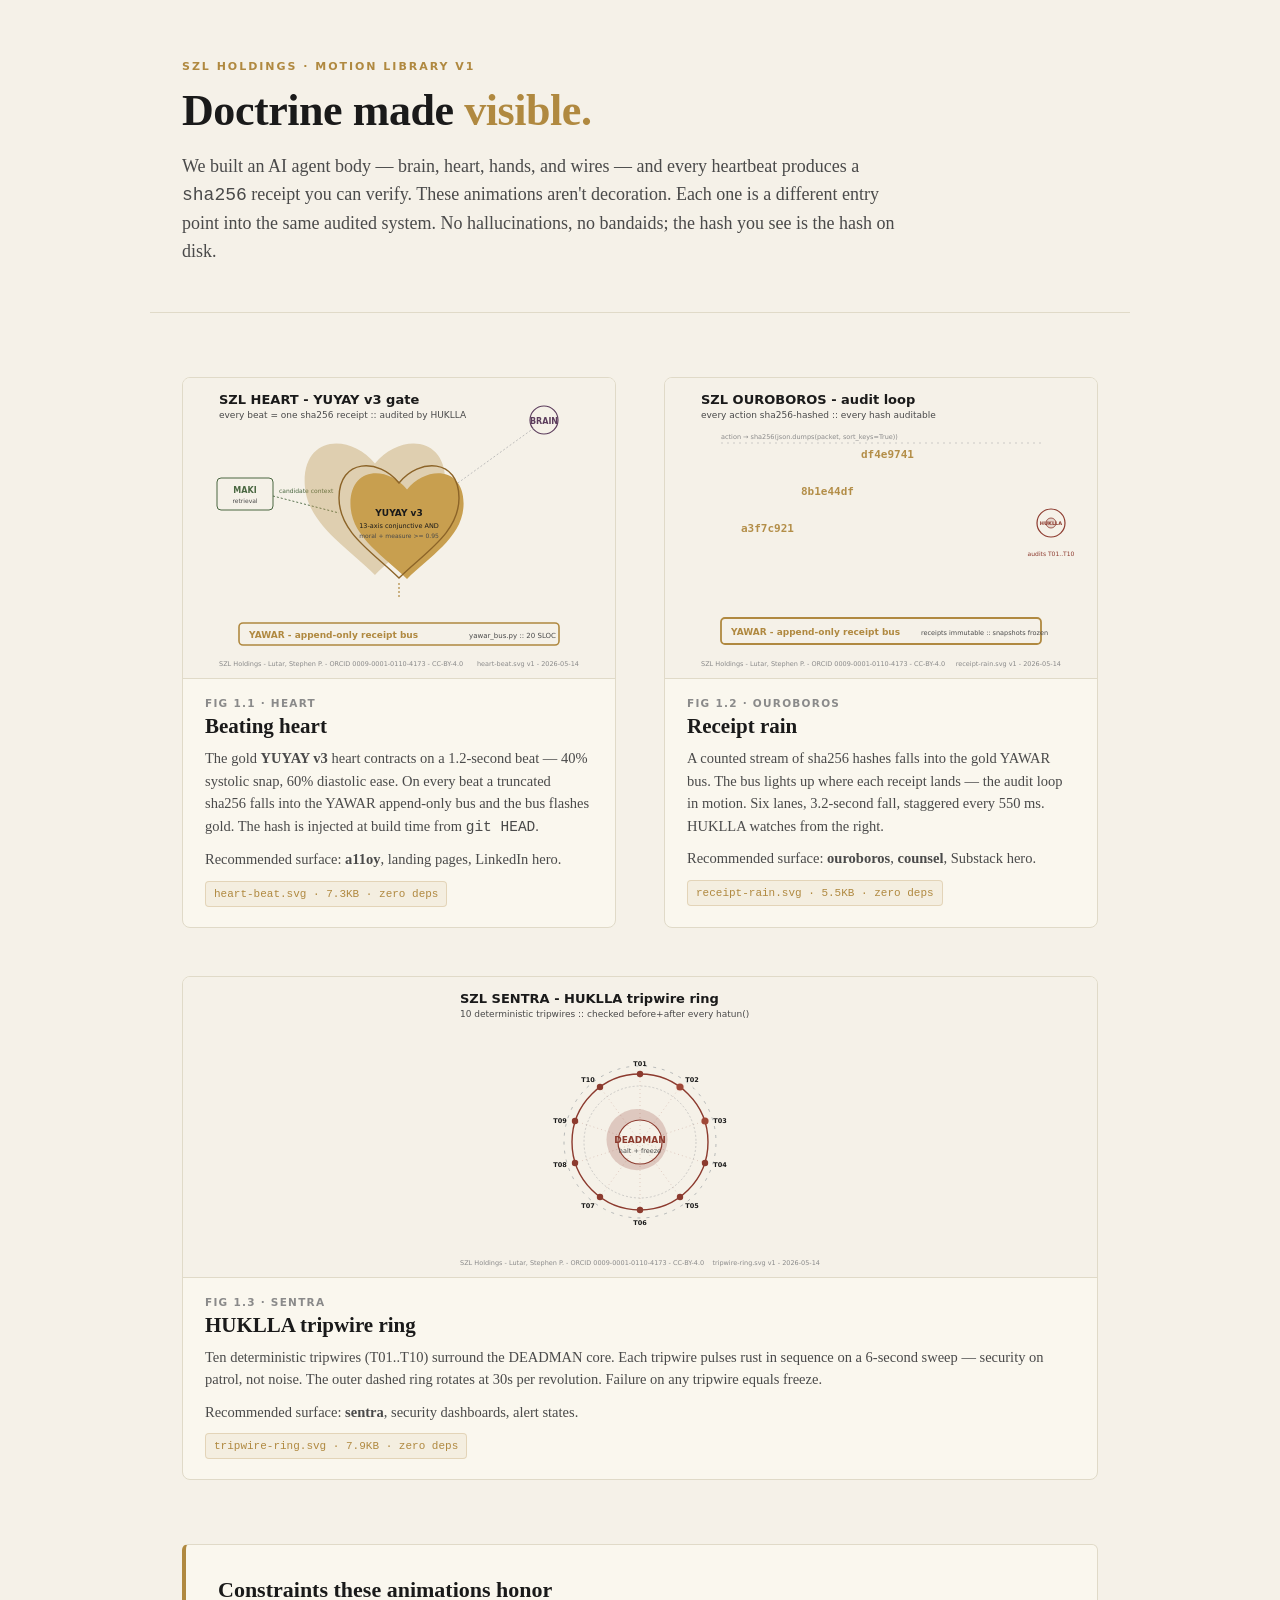
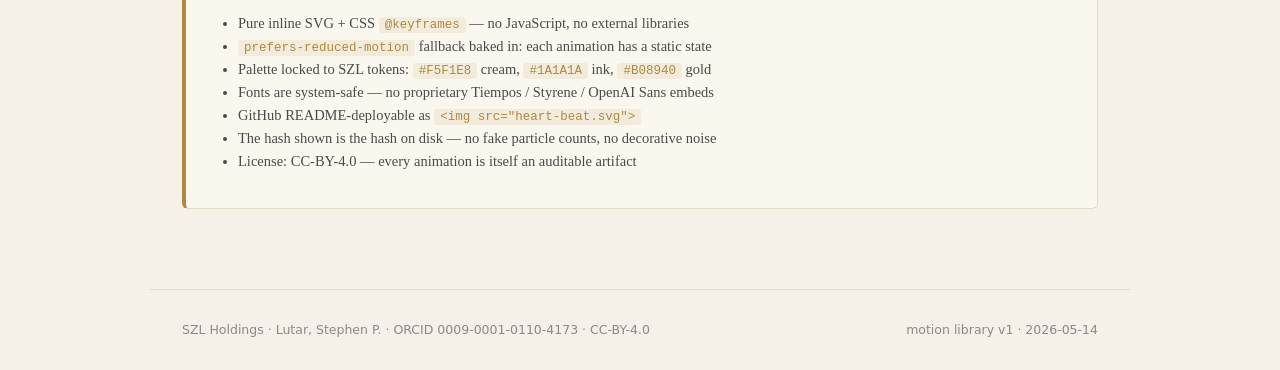
<file: motion/index.html>
<!DOCTYPE html>
<html lang="en">
<head>
<meta charset="UTF-8">
<meta name="viewport" content="width=device-width, initial-scale=1.0">
<title>SZL Holdings — motion library</title>
<meta name="description" content="SZL Holdings motion language. Doctrine made visible. Every animation is an auditable receipt.">
<style>
  :root {
    --cream:  #F5F1E8;
    --paper:  #FAF7EE;
    --ink:    #1A1A1A;
    --ink-d:  #4A4A4A;
    --ink-f:  #8A8A8A;
    --gold:   #B08940;
    --gold-h: #C9A050;
    --plum:   #5C3D5C;
    --forest: #4A6741;
    --rust:   #8C3A2E;
    --slate:  #3A4A5A;
    --rule:   #E0DAC8;
  }
  * { box-sizing: border-box; }
  html, body { margin: 0; padding: 0; background: var(--cream); color: var(--ink);
               font-family: "Source Serif 4", "Source Serif Pro", Georgia, "Times New Roman", serif;
               -webkit-font-smoothing: antialiased; }
  .mono   { font-family: "IBM Plex Mono", "SF Mono", Menlo, Consolas, monospace; }
  .sans   { font-family: "Inter", -apple-system, BlinkMacSystemFont, "Segoe UI", system-ui, sans-serif; }

  header {
    max-width: 980px; margin: 0 auto; padding: 60px 32px 28px;
    border-bottom: 1px solid var(--rule);
  }
  .eyebrow {
    font-family: "Inter", system-ui, sans-serif;
    font-size: 11px; letter-spacing: 0.18em; text-transform: uppercase;
    color: var(--gold); font-weight: 600;
  }
  h1 {
    font-size: 44px; line-height: 1.1; font-weight: 600; margin: 14px 0 12px;
    letter-spacing: -0.01em;
  }
  h1 em { color: var(--gold); font-style: normal; }
  .lede {
    font-size: 18px; line-height: 1.55; color: var(--ink-d); max-width: 720px;
  }

  main { max-width: 980px; margin: 0 auto; padding: 40px 32px 80px; }

  .grid {
    display: grid; grid-template-columns: 1fr; gap: 48px; margin-top: 24px;
  }
  @media (min-width: 760px) {
    .grid { grid-template-columns: 1fr 1fr; }
    .full-row { grid-column: 1 / -1; }
  }

  .card {
    background: var(--paper);
    border: 1px solid var(--rule);
    border-radius: 8px;
    padding: 0;
    overflow: hidden;
  }
  .card .stage {
    background: var(--cream);
    padding: 0;
    border-bottom: 1px solid var(--rule);
    display: flex; align-items: center; justify-content: center;
  }
  .card .stage img,
  .card .stage object {
    display: block; width: 100%; height: auto; max-width: 400px;
  }
  .card .meta {
    padding: 18px 22px 20px;
  }
  .fig {
    font-family: "Inter", system-ui, sans-serif;
    font-size: 10.5px; letter-spacing: 0.12em; text-transform: uppercase;
    color: var(--ink-f); font-weight: 600; margin-bottom: 4px;
  }
  .card h3 {
    margin: 0 0 8px;
    font-size: 21px; line-height: 1.25; font-weight: 600;
  }
  .card p {
    margin: 0 0 10px; font-size: 14.5px; line-height: 1.55; color: var(--ink-d);
  }
  .card .stamp {
    font-family: "IBM Plex Mono", monospace;
    font-size: 11px; color: var(--gold);
    background: rgba(176,137,64,0.08);
    border: 1px solid rgba(176,137,64,0.25);
    border-radius: 4px; padding: 6px 8px;
    display: inline-block;
  }

  .doctrine {
    margin: 64px 0 0;
    padding: 32px;
    background: var(--paper);
    border: 1px solid var(--rule);
    border-left: 4px solid var(--gold);
    border-radius: 6px;
  }
  .doctrine h2 { margin: 0 0 12px; font-size: 22px; font-weight: 600; }
  .doctrine ul { margin: 12px 0 0; padding-left: 20px; }
  .doctrine li { margin: 6px 0; font-size: 14.5px; color: var(--ink-d); }
  .doctrine code {
    font-family: "IBM Plex Mono", monospace; font-size: 12.5px;
    background: rgba(176,137,64,0.10); padding: 1px 6px; border-radius: 3px;
    color: var(--gold);
  }

  footer {
    max-width: 980px; margin: 0 auto;
    padding: 32px; border-top: 1px solid var(--rule);
    font-size: 12.5px; color: var(--ink-f);
    display: flex; justify-content: space-between; flex-wrap: wrap; gap: 12px;
    font-family: "Inter", system-ui, sans-serif;
  }
  footer a { color: var(--ink-d); text-decoration: none; border-bottom: 1px solid var(--rule); }
  footer a:hover { color: var(--gold); border-color: var(--gold); }
</style>
</head>
<body>

<header>
  <div class="eyebrow">SZL Holdings · motion library v1</div>
  <h1>Doctrine made <em>visible.</em></h1>
  <p class="lede">
    We built an AI agent body — brain, heart, hands, and wires — and every heartbeat
    produces a <span class="mono">sha256</span> receipt you can verify. These animations
    aren't decoration. Each one is a different entry point into the same audited system.
    No hallucinations, no bandaids; the hash you see is the hash on disk.
  </p>
</header>

<main>

<div class="grid">

  <article class="card">
    <div class="stage">
      <img src="assets/heart-beat.svg" alt="Beating heart with sha256 receipt drop"
           width="400" height="300" loading="eager" decoding="async">
    </div>
    <div class="meta">
      <div class="fig">FIG 1.1 · HEART</div>
      <h3>Beating heart</h3>
      <p>
        The gold <strong>YUYAY v3</strong> heart contracts on a 1.2-second beat — 40%
        systolic snap, 60% diastolic ease. On every beat a truncated sha256 falls
        into the YAWAR append-only bus and the bus flashes gold. The hash is
        injected at build time from <span class="mono">git HEAD</span>.
      </p>
      <p>Recommended surface: <strong>a11oy</strong>, landing pages, LinkedIn hero.</p>
      <span class="stamp">heart-beat.svg · 7.3KB · zero deps</span>
    </div>
  </article>

  <article class="card">
    <div class="stage">
      <img src="assets/receipt-rain.svg" alt="Receipt rain falling into YAWAR bus"
           width="400" height="300" loading="eager" decoding="async">
    </div>
    <div class="meta">
      <div class="fig">FIG 1.2 · OUROBOROS</div>
      <h3>Receipt rain</h3>
      <p>
        A counted stream of sha256 hashes falls into the gold YAWAR bus. The bus
        lights up where each receipt lands — the audit loop in motion. Six lanes,
        3.2-second fall, staggered every 550&nbsp;ms. HUKLLA watches from the right.
      </p>
      <p>Recommended surface: <strong>ouroboros</strong>, <strong>counsel</strong>, Substack hero.</p>
      <span class="stamp">receipt-rain.svg · 5.5KB · zero deps</span>
    </div>
  </article>

  <article class="card full-row">
    <div class="stage">
      <img src="assets/tripwire-ring.svg" alt="HUKLLA tripwire ring with 10 sentinels"
           width="400" height="300" loading="eager" decoding="async">
    </div>
    <div class="meta">
      <div class="fig">FIG 1.3 · SENTRA</div>
      <h3>HUKLLA tripwire ring</h3>
      <p>
        Ten deterministic tripwires (T01..T10) surround the DEADMAN core. Each tripwire
        pulses rust in sequence on a 6-second sweep — security on patrol, not noise.
        The outer dashed ring rotates at 30s per revolution. Failure on any tripwire
        equals freeze.
      </p>
      <p>Recommended surface: <strong>sentra</strong>, security dashboards, alert states.</p>
      <span class="stamp">tripwire-ring.svg · 7.9KB · zero deps</span>
    </div>
  </article>

</div>

<section class="doctrine">
  <h2>Constraints these animations honor</h2>
  <ul>
    <li>Pure inline SVG + CSS <code>@keyframes</code> — no JavaScript, no external libraries</li>
    <li><code>prefers-reduced-motion</code> fallback baked in: each animation has a static state</li>
    <li>Palette locked to SZL tokens: <code>#F5F1E8</code> cream, <code>#1A1A1A</code> ink, <code>#B08940</code> gold</li>
    <li>Fonts are system-safe — no proprietary Tiempos / Styrene / OpenAI Sans embeds</li>
    <li>GitHub README-deployable as <code>&lt;img src=&quot;heart-beat.svg&quot;&gt;</code></li>
    <li>The hash shown is the hash on disk — no fake particle counts, no decorative noise</li>
    <li>License: CC-BY-4.0 — every animation is itself an auditable artifact</li>
  </ul>
</section>

</main>

<footer>
  <div>SZL Holdings · Lutar, Stephen P. · ORCID 0009-0001-0110-4173 · CC-BY-4.0</div>
  <div>motion library v1 · 2026-05-14</div>
</footer>

</body>
</html>
</file>
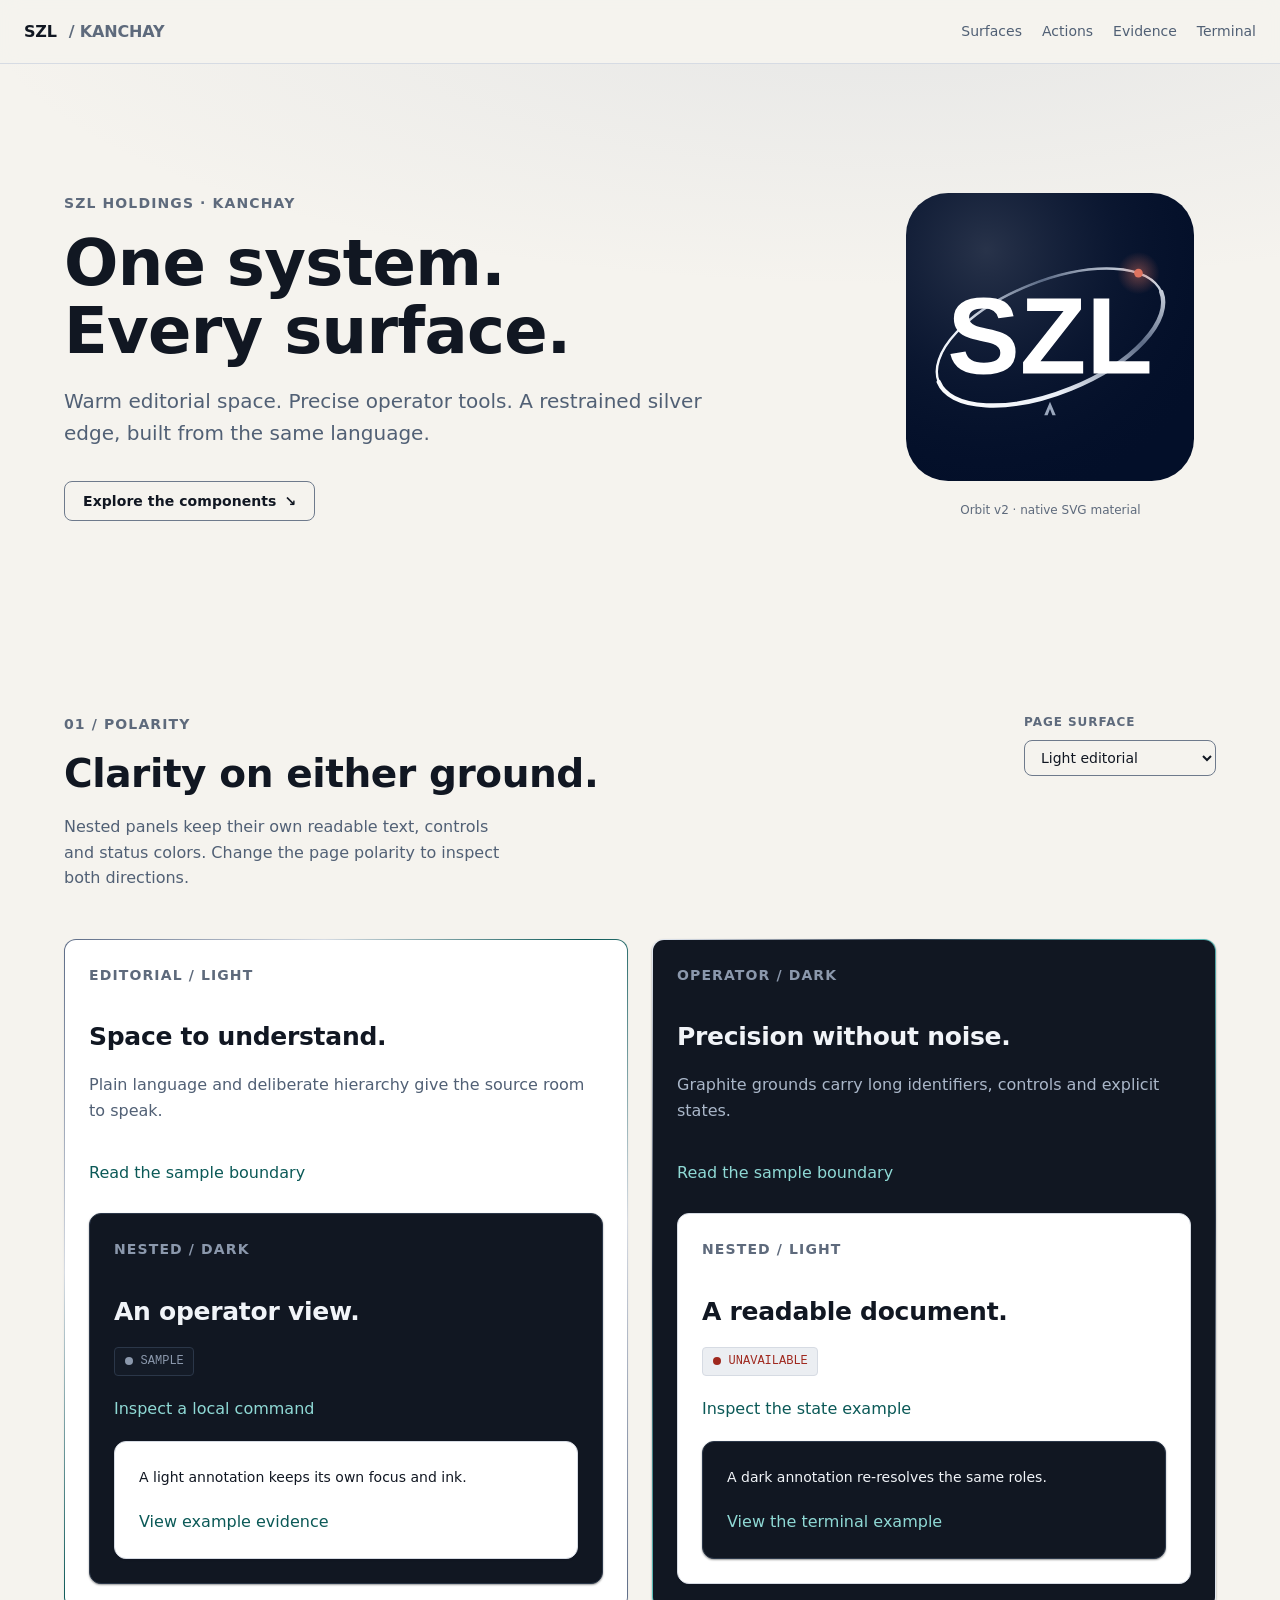
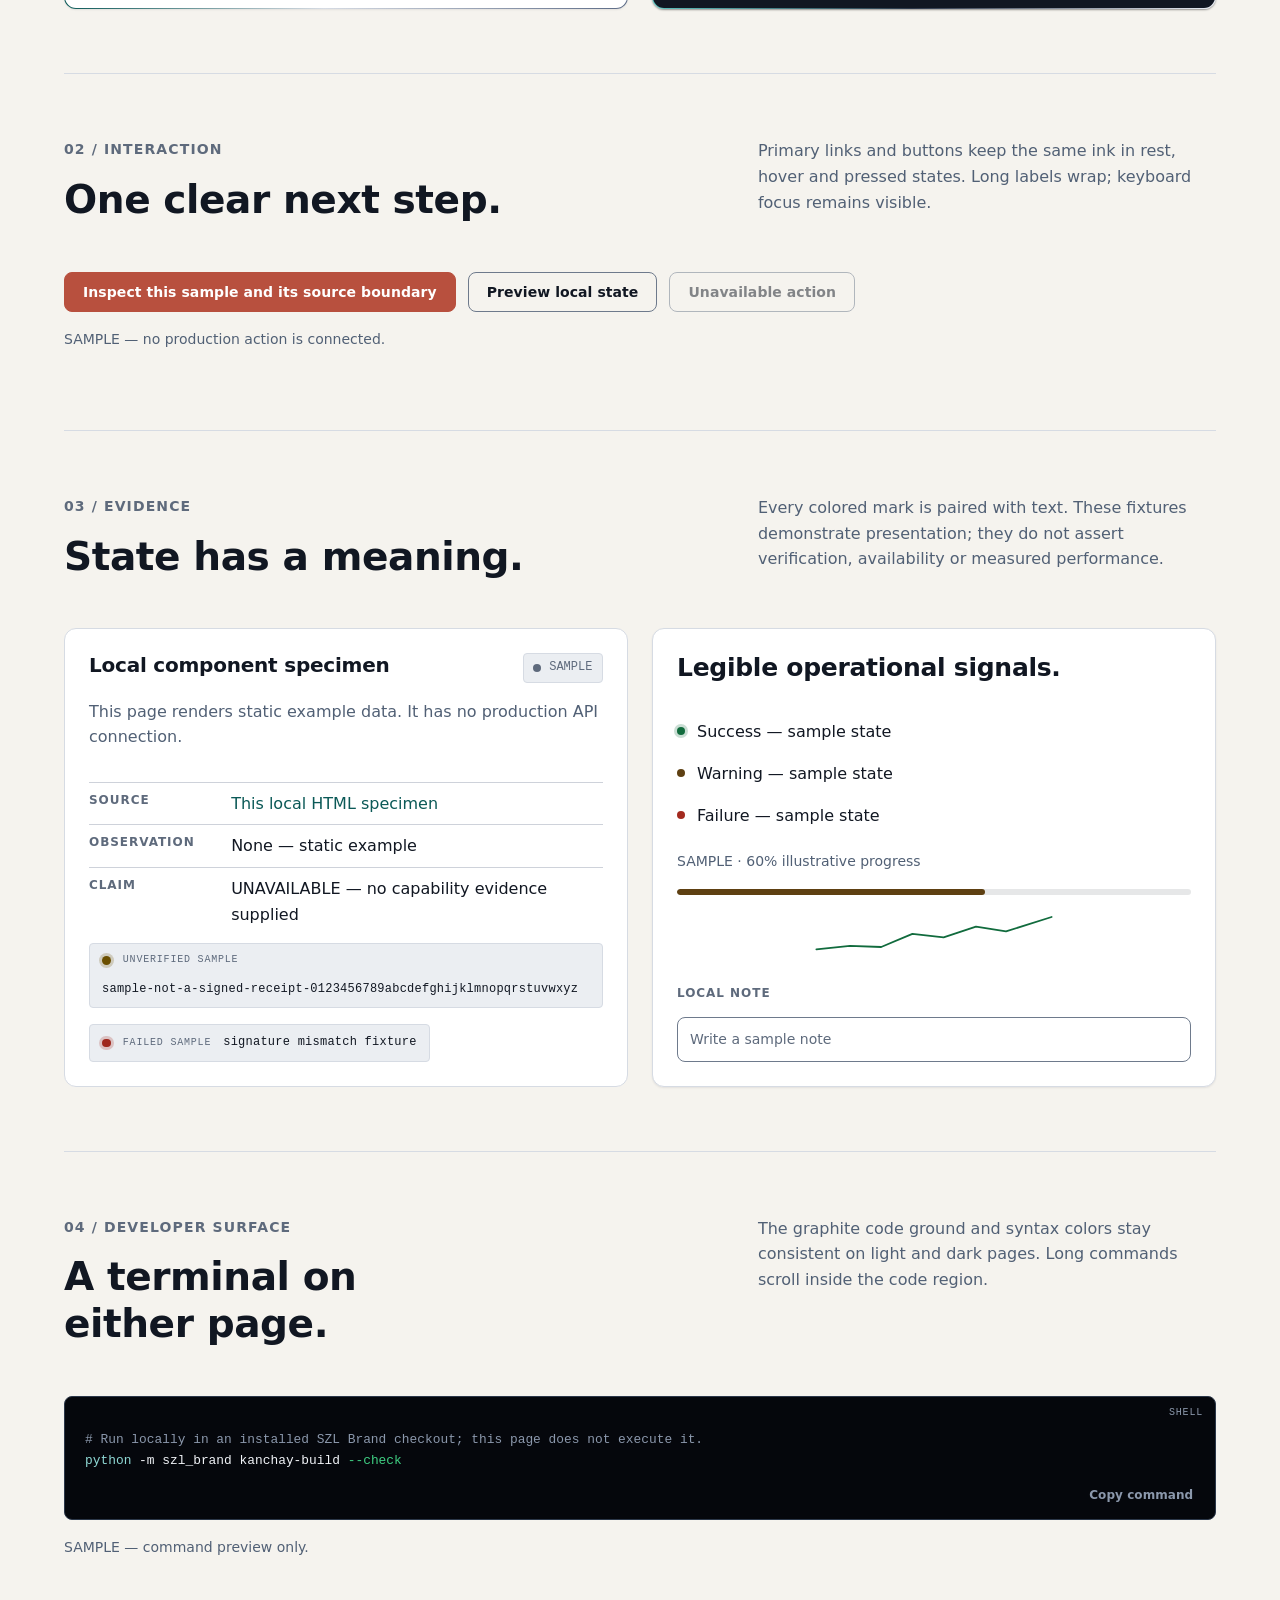
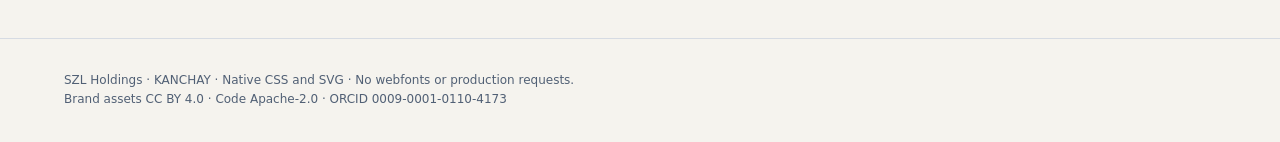
<file: kit/examples/html/components.html>
<!doctype html>
<!-- SPDX-License-Identifier: Apache-2.0
     Brand assets CC BY 4.0 · SZL Holdings · ORCID 0009-0001-0110-4173 -->
<html lang="en" data-surface="light">
<head>
  <meta charset="utf-8">
  <meta name="viewport" content="width=device-width, initial-scale=1">
  <meta name="description" content="KANCHAY components, nested surfaces and native material. Local examples with explicit sample states.">
  <title>KANCHAY — a system for every surface</title>
  <link rel="stylesheet" href="../../tokens/szl-design-system.css">
  <link rel="stylesheet" href="../../tokens/szl-console.css">
  <style>
    /* Example composition only. Components and colors come from canonical CSS. */
    .specimen-section { padding-block:var(--space-16); scroll-margin-block-start:6rem; }
    .specimen-section + .specimen-section { border-top:1px solid var(--border); }
    .specimen-hero { display:grid; grid-template-columns:minmax(0,1.4fr) minmax(0,.6fr);
      align-items:center; gap:var(--space-12); }
    .specimen-mark { margin:0; display:grid; justify-items:center; gap:var(--space-5); }
    .specimen-mark img { display:block; inline-size:min(100%,18rem); block-size:auto; }
    .specimen-mark figcaption { text-align:center; font-size:var(--text-xs); color:var(--text-ghost); }
    .specimen-intro { display:flex; flex-wrap:wrap; justify-content:space-between;
      align-items:flex-start; gap:var(--space-6); margin-block-end:var(--space-8); }
    .specimen-intro h2 { max-inline-size:20ch; }
    .specimen-intro p { max-inline-size:45ch; }
    .specimen-theme { inline-size:12rem; max-inline-size:100%; }
    .specimen-panel { display:grid; gap:var(--space-5); min-inline-size:0; }
    .specimen-panel > :last-child { margin-block-end:0; }
    .specimen-panel h3 { font-size:var(--text-xl); margin:0; }
    .specimen-panel > .chip { justify-self:start; }
    .specimen-nested { margin-block-start:var(--space-2); }
    .specimen-receipts { display:grid; justify-items:start; gap:var(--space-4); }
    .specimen-state { min-block-size:1.6em; margin-block-start:var(--space-4); }
    .specimen-statuses { display:grid; gap:var(--space-3); margin:0; padding:0; list-style:none; }
    .specimen-statuses li { display:flex; align-items:center; gap:var(--space-3); }
    .specimen-chart { display:grid; gap:var(--space-3); }
    .specimen-chart .spark { inline-size:100%; block-size:3rem; }
    .specimen-chart p { margin:0; }
    .specimen-footer { padding-block:var(--space-8); border-top:1px solid var(--border); }
    .specimen-footer p { font-size:var(--text-xs); margin:0; }
    @media (max-width:800px) {
      .specimen-hero { grid-template-columns:minmax(0,1fr); gap:var(--space-8); }
      .specimen-mark { justify-items:start; }
      .specimen-mark img { inline-size:8rem; }
      .specimen-mark figcaption { text-align:start; }
    }
  </style>
</head>
<body>
  <a class="skip-link" href="#main">Skip to components</a>
  <nav class="nav" aria-label="Component reference">
    <a class="nav__brand" href="#main">SZL <span class="ghost">/ KANCHAY</span></a>
    <div class="nav__links">
      <a class="nav__link" href="#surfaces">Surfaces</a>
      <a class="nav__link" href="#actions">Actions</a>
      <a class="nav__link" href="#evidence">Evidence</a>
      <a class="nav__link" href="#terminal">Terminal</a>
    </div>
  </nav>
  <main id="main" tabindex="-1">
    <header class="hero">
      <div class="hero__inner specimen-hero">
        <div>
          <p class="eyebrow">SZL Holdings · KANCHAY</p>
          <h1 class="hero__title">One system.<br>Every surface.</h1>
          <p class="hero__sub">Warm editorial space. Precise operator tools. A restrained silver edge,
            built from the same language.</p>
          <a class="btn btn-secondary" href="#surfaces">Explore the components <span aria-hidden="true">↘</span></a>
        </div>
        <figure class="specimen-mark">
          <img src="../../logos/orbit-v2/suite/szl-orbit-holo.svg" width="600" height="600"
            alt="SZL orbit mark with silver linework, a coral node and a lambda detail">
          <figcaption>Orbit v2 · native SVG material</figcaption>
        </figure>
      </div>
    </header>
    <div class="container">
      <section class="specimen-section" id="surfaces" aria-labelledby="surfaces-title">
        <div class="specimen-intro">
          <div>
            <p class="eyebrow">01 / Polarity</p>
            <h2 id="surfaces-title">Clarity on either ground.</h2>
            <p>Nested panels keep their own readable text, controls and status colors.
              Change the page polarity to inspect both directions.</p>
          </div>
          <label class="field specimen-theme" for="specimen-theme">
            <span class="field__label">Page surface</span>
            <select class="select" id="specimen-theme">
              <option value="light">Light editorial</option>
              <option value="dark">Dark operator</option>
            </select>
          </label>
        </div>
        <div class="grid-auto">
          <article class="card specimen-panel surface-holo" data-surface="light" id="light-panel">
            <p class="eyebrow">Editorial / Light</p>
            <h3>Space to understand.</h3>
            <p>Plain language and deliberate hierarchy give the source room to speak.</p>
            <a href="#sample-details">Read the sample boundary</a>
            <div class="card specimen-panel specimen-nested" data-surface="dark" id="dark-in-light">
              <p class="eyebrow">Nested / Dark</p>
              <h3>An operator view.</h3>
              <span class="chip chip-sample">SAMPLE</span>
              <a href="#terminal">Inspect a local command</a>
              <div class="card specimen-panel" data-surface="light" id="light-in-dark-in-light">
                <span class="text-sm">A light annotation keeps its own focus and ink.</span>
                <a href="#evidence">View example evidence</a>
              </div>
            </div>
          </article>
          <article class="card specimen-panel surface-holo" data-surface="dark" id="dark-panel">
            <p class="eyebrow">Operator / Dark</p>
            <h3>Precision without noise.</h3>
            <p>Graphite grounds carry long identifiers, controls and explicit states.</p>
            <a href="#sample-details">Read the sample boundary</a>
            <div class="card specimen-panel specimen-nested" data-surface="light" id="light-in-dark">
              <p class="eyebrow">Nested / Light</p>
              <h3>A readable document.</h3>
              <span class="chip chip-unavailable">UNAVAILABLE</span>
              <a href="#evidence">Inspect the state example</a>
              <div class="card specimen-panel" data-surface="dark" id="dark-in-light-in-dark">
                <span class="text-sm">A dark annotation re-resolves the same roles.</span>
                <a href="#terminal">View the terminal example</a>
              </div>
            </div>
          </article>
        </div>
      </section>
      <section class="specimen-section" id="actions" aria-labelledby="actions-title">
        <div class="specimen-intro">
          <div>
            <p class="eyebrow">02 / Interaction</p>
            <h2 id="actions-title">One clear next step.</h2>
          </div>
          <p>Primary links and buttons keep the same ink in rest, hover and pressed states.
            Long labels wrap; keyboard focus remains visible.</p>
        </div>
        <div class="cluster">
          <a class="btn btn-primary" id="primary-action" href="#sample-details">Inspect this sample and its source boundary</a>
          <button class="btn btn-secondary" id="sample-action" type="button">Preview local state</button>
          <button class="btn btn-secondary" type="button" disabled>Unavailable action</button>
        </div>
        <p class="specimen-state text-sm" id="sample-action-state" role="status">SAMPLE — no production action is connected.</p>
      </section>
      <section class="specimen-section" id="evidence" aria-labelledby="evidence-title">
        <div class="specimen-intro">
          <div>
            <p class="eyebrow">03 / Evidence</p>
            <h2 id="evidence-title">State has a meaning.</h2>
          </div>
          <p>Every colored mark is paired with text. These fixtures demonstrate presentation;
            they do not assert verification, availability or measured performance.</p>
        </div>
        <div class="grid-auto">
          <article class="evidence-card surface-holo" id="sample-details">
            <div class="evidence-card__header">
              <h3 class="evidence-card__title">Local component specimen</h3>
              <span class="chip chip-sample">SAMPLE</span>
            </div>
            <p>This page renders static example data. It has no production API connection.</p>
            <dl class="evidence-card__meta">
              <div><dt>Source</dt><dd><a href="components.html">This local HTML specimen</a></dd></div>
              <div><dt>Observation</dt><dd>None — static example</dd></div>
              <div><dt>Claim</dt><dd>UNAVAILABLE — no capability evidence supplied</dd></div>
            </dl>
            <div class="specimen-receipts">
              <span class="receipt" data-state="unverified" id="receipt-unverified">
                <span class="receipt__dot" aria-hidden="true"></span>
                <span class="receipt__label">Unverified sample</span>
                <span class="receipt__root">sample-not-a-signed-receipt-0123456789abcdefghijklmnopqrstuvwxyz</span>
              </span>
              <span class="receipt" data-state="failed" id="receipt-failed">
                <span class="receipt__dot" aria-hidden="true"></span>
                <span class="receipt__label">Failed sample</span>
                <span class="receipt__root">signature mismatch fixture</span>
              </span>
            </div>
          </article>
          <article class="card specimen-panel">
            <h3>Legible operational signals.</h3>
            <ul class="specimen-statuses" aria-label="Static status examples">
              <li><span class="dot dot--ok" aria-hidden="true"></span><span>Success — sample state</span></li>
              <li><span class="dot dot--warn" aria-hidden="true"></span><span>Warning — sample state</span></li>
              <li><span class="dot dot--err" aria-hidden="true"></span><span>Failure — sample state</span></li>
            </ul>
            <div class="specimen-chart">
              <p class="text-sm">SAMPLE · 60% illustrative progress</p>
              <div class="meter" data-tone="warn" role="progressbar" aria-label="Illustrative progress"
                aria-valuemin="0" aria-valuemax="100" aria-valuenow="60">
                <div class="meter__fill" style="inline-size:60%"></div>
              </div>
              <svg class="spark" data-tone="good" viewBox="0 0 200 40" role="img" aria-labelledby="sample-chart-title">
                <title id="sample-chart-title">Static sample line; no measured data</title>
                <path d="M2 32 L30 29 L56 30 L82 19 L108 22 L135 13 L160 17 L198 5"></path>
              </svg>
            </div>
            <label class="field" for="sample-note">
              <span class="field__label">Local note</span>
              <input class="input" id="sample-note" type="text" placeholder="Write a sample note" autocomplete="off">
            </label>
          </article>
        </div>
      </section>
      <section class="specimen-section" id="terminal" aria-labelledby="terminal-title">
        <div class="specimen-intro">
          <div>
            <p class="eyebrow">04 / Developer surface</p>
            <h2 id="terminal-title">A terminal on either page.</h2>
          </div>
          <p>The graphite code ground and syntax colors stay consistent on light and dark pages.
            Long commands scroll inside the code region.</p>
        </div>
        <pre class="code code--copyable" data-lang="Shell" tabindex="0" aria-label="Sample validation command, horizontally scrollable" id="sample-code"><code><span class="tok-comment"># Run locally in an installed SZL Brand checkout; this page does not execute it.</span>
<span class="tok-key">python</span> -m szl_brand kanchay-build <span class="tok-str">--check</span></code><button class="btn btn-ghost btn-sm code__copy" type="button" id="copy-command">Copy command</button></pre>
        <p class="specimen-state text-sm" id="copy-state" role="status">SAMPLE — command preview only.</p>
      </section>
    </div>
  </main>
  <footer class="specimen-footer">
    <div class="container">
      <p>SZL Holdings · KANCHAY · Native CSS and SVG · No webfonts or production requests.</p>
      <p>Brand assets CC BY 4.0 · Code Apache-2.0 · ORCID 0009-0001-0110-4173</p>
    </div>
  </footer>
  <script>
    const theme = document.getElementById("specimen-theme");
    theme.addEventListener("change", () => {
      document.documentElement.dataset.surface = theme.value;
    });
    document.getElementById("sample-action").addEventListener("click", () => {
      document.getElementById("sample-action-state").textContent =
        "SAMPLE — local state preview complete. No production action was executed.";
    });
    document.getElementById("copy-command").addEventListener("click", async () => {
      try {
        await navigator.clipboard.writeText("python -m szl_brand kanchay-build --check");
        document.getElementById("copy-state").textContent = "Sample command copied. It has not been executed.";
      } catch {
        document.getElementById("copy-state").textContent = "Copy unavailable. Select the sample command above to copy it manually.";
      }
    });
  </script>
</body>
</html>
</file>
<file: kit/tokens/szl-design-system.css>
/* ============================================================================
 * SZL HOLDINGS — KANCHAY Design System v1.3.0  ·  szl-design-system.css
 * One self-contained file. 0 runtime CDN. No Google Fonts. No Inter default.
 * No purple gradients. Self-hosted system-font stack only.
 *
 * EVOLVES (does not replace) the canonical KANCHAY token scales:
 *   yawar (blood/red), yuyay (teal — WCAG-AA focus ring), hatun (gold/premium),
 *   gray (neutral), plus the a11oy dark surfaces.
 * ADDS the founder-approved logo palette: space navy #030F29, coral node
 *   #DF735F (accent, used SPARINGLY), silver linework #E9EEF6->#9AA7BD->#5C6B86.
 *
 * Aesthetic: Anthropic calm restraint + Ollama dev-clean + defense-tech
 * gravitas + our own orbital/khipu motif. Generous whitespace. Serious, human,
 * honest. Measured contrast roles. ADDITIVE only — no v11 LOCKED number changed.
 *
 * Brand assets (c) 2026 SZL Holdings · CC BY 4.0 · code Apache-2.0
 * Attribution: ORCID 0009-0001-0110-4173
 * ========================================================================== */

/* --- 0 · Self-hosted font stack (NO CDN, NO webfont download required) ----- */
:root {
  --font-body:
    system-ui, -apple-system, "Segoe UI", "Helvetica Neue", "Liberation Sans",
    Arial, sans-serif;
  --font-display:
    system-ui, -apple-system, "Segoe UI", "Helvetica Neue", "Liberation Sans",
    Arial, sans-serif;
  --font-heading: var(--font-display);
  --font-mono:
    ui-monospace, "SF Mono", "Cascadia Code", "JetBrains Mono", "IBM Plex Mono",
    "Liberation Mono", Menlo, Consolas, monospace;
}

/* --- 1 · COLOR — full palette (KANCHAY scales KEPT; logo palette ADDED) ---- */
:root {
  /* yawar (blood / circulatory receipt ledger) — KEEP */
  --color-yawar-50:#fdecec; --color-yawar-100:#f9cfcf; --color-yawar-200:#f0a3a3;
  --color-yawar-300:#e57373; --color-yawar-400:#d65151; --color-yawar-500:#c0392b;
  --color-yawar-600:#a32a1f; --color-yawar-700:#822018; --color-yawar-800:#5e1712;
  --color-yawar-900:#3d0f0c;
  /* yuyay (thought / 13-axis heart gate) — KEEP; focus ring lives here */
  --color-yuyay-50:#e6f7f6; --color-yuyay-100:#bfeae8; --color-yuyay-200:#8fd9d5;
  --color-yuyay-300:#5cc4bf; --color-yuyay-400:#34aaa4; --color-yuyay-500:#168f89;
  --color-yuyay-600:#0f726e; --color-yuyay-700:#0b5957; --color-yuyay-800:#083f3e;
  --color-yuyay-900:#052827;
  /* hatun (great / premium accent, doctrine governance) — KEEP */
  --color-hatun-50:#faf5e9; --color-hatun-100:#f0e3c4; --color-hatun-200:#e4cf99;
  --color-hatun-300:#d7b96b; --color-hatun-400:#cda64a; --color-hatun-500:#c08f2f;
  --color-hatun-600:#a3741f; --color-hatun-700:#825a18; --color-hatun-800:#5e4012;
  --color-hatun-900:#3d290b;
  /* neutral gray scale — KEEP */
  --color-gray-50:#f5f7fa; --color-gray-100:#e6eaf1; --color-gray-200:#c9d2df;
  --color-gray-300:#a4b1c4; --color-gray-400:#76859b; --color-gray-500:#525f73;
  --color-gray-600:#3c4757; --color-gray-700:#2a3340; --color-gray-800:#1b222c;
  --color-gray-900:#10151c; --color-gray-950:#0a0f1e;
  /* NEW · canonical logo palette (founder-approved) */
  --color-space-900:#030F29; --color-space-800:#061536;
  --color-space-700:#0a1e47; --color-space-600:#102a5e;
  --color-coral-300:#F0917E; --color-coral-400:#DF735F; --color-coral-500:#C4543F;
  --color-silver-100:#E9EEF6; --color-silver-300:#9AA7BD; --color-silver-500:#5C6B86;
  /* NEW 1.3.0 · graphite operational neutrals and warm editorial neutrals (2026-10-06) */
  --color-graphite-950:#05070C; --color-graphite-900:#080B12; --color-graphite-800:#111722;
  --color-graphite-750:#141B27; --color-graphite-700:#182232; --color-graphite-600:#2B3749;
  --color-graphite-400:#71829B; --color-graphite-300:#8B98AC; --color-graphite-200:#AAB7C9;
  --color-graphite-50:#F1F4F8;
  --color-paper-100:#F5F3EE; --color-paper-200:#ECE9E2; --color-mist-100:#EBEEF2;
  --color-mist-200:#D6DBE3; --color-ink-600:#516075; --color-ink-500:#5E6A7C;
  --color-ink-400:#6E7A8C;
  --color-white:#FFFFFF; --color-ink:#0a0f1e; --color-ink-soft:#2a3340;
  /* semantic (status) — KEEP */
  --color-success:#1f9d57; --color-success-strong:#116b3d; --color-success-light:#3fce82;
  --color-warning:#c08f2f; --color-warning-light:#e4cf99;
  --color-error:#c0392b;   --color-error-light:#f0a3a3;
  --color-info:#2f7fb5;    --color-info-light:#7cb8e0;
}

/* --- 2 · SEMANTIC SURFACES — the "polarities" (dark operator default) ------ */
/* A polarity can be declared on any element, not only <html>. A dark panel inside a
   light page (or a light panel inside a dark one) sets data-surface on its own root,
   and every role below re-resolves there, so its text, links, focus and status inks
   follow the panel's ground instead of the page's. */
:root, [data-surface="dark"] {
  --bg:var(--color-graphite-900); --bg-deep:var(--color-graphite-950);
  --surface:var(--color-graphite-800); --surface-alt:var(--color-graphite-750);
  --surface-raised:var(--color-graphite-700);
  --border:var(--color-graphite-600);
  --border-subtle:color-mix(in srgb, var(--color-graphite-600) 55%, transparent);
  --hairline:color-mix(in srgb, var(--color-silver-500) 38%, transparent);
  --control-edge:var(--color-graphite-400);
  --text:var(--color-graphite-50); --text-sub:var(--color-graphite-200);
  --text-ghost:var(--color-graphite-300);
  --accent:var(--color-coral-400); --accent-hover:var(--color-coral-300);
  --accent-press:var(--color-coral-500); --accent-ink:var(--color-space-900);
  /* Action fills are distinct from decorative coral: every small-text state must
     meet 4.5:1. Press keeps the legible fill and adds the button's tactile offset. */
  --action-bg:var(--color-coral-400); --action-hover-bg:var(--color-coral-300);
  --action-press-bg:var(--color-coral-400); --action-ink:var(--color-space-900);
  --hero-atmosphere:color-mix(in srgb, var(--color-space-700) 60%, transparent);
  --holo-silver:var(--color-silver-100); --holo-teal:var(--color-yuyay-300);
  --shadow-card:var(--shadow-sm); --shadow-card-hover:var(--shadow-md);
  --premium:var(--color-hatun-300);
  --link:var(--color-yuyay-200); --link-hover:var(--color-yuyay-100);
  --focus:var(--color-yuyay-400);
  --chip-ok:var(--color-success-light); --chip-warn:var(--color-warning-light);
  --chip-bad:var(--color-error-light);
  color-scheme:dark;
}
[data-surface="light"] {
  --bg:var(--color-paper-100); --bg-deep:var(--color-paper-200);
  --surface:var(--color-white); --surface-alt:var(--color-mist-100); --surface-raised:var(--color-white);
  --border:var(--color-mist-200);
  --border-subtle:color-mix(in srgb, var(--color-mist-200) 60%, transparent);
  --hairline:color-mix(in srgb, var(--color-silver-500) 30%, transparent);
  --control-edge:var(--color-ink-400);
  --text:var(--color-graphite-800); --text-sub:var(--color-ink-600);
  --text-ghost:var(--color-ink-500);
  --accent:var(--color-coral-500); --accent-hover:var(--color-coral-400);
  --accent-press:#a8442f; --accent-ink:var(--color-white);
  /* White on unmodified coral-500 is 4.48:1. This local navy mix preserves the
     palette primitive while making the small primary label legible. */
  --action-bg:color-mix(in srgb, var(--color-coral-500) 94%, var(--color-space-900));
  --action-hover-bg:var(--accent-press);
  --action-press-bg:color-mix(in srgb, var(--accent-press) 90%, var(--color-space-900));
  --action-ink:var(--color-white);
  --hero-atmosphere:color-mix(in srgb, var(--color-silver-300) 16%, transparent);
  --holo-silver:var(--color-silver-500); --holo-teal:var(--color-yuyay-700);
  --shadow-card:0 1px 2px rgba(3,15,41,.08);
  --shadow-card-hover:0 4px 16px rgba(3,15,41,.10);
  --premium:var(--color-hatun-700);
  --link:var(--color-yuyay-700); --link-hover:var(--color-yuyay-800);
  --focus:var(--color-yuyay-600);
  --chip-ok:var(--color-success-strong); --chip-warn:#6b4f00; --chip-bad:#9f281e;
  color-scheme:light;
}
/* Roles derived from a polarity token are re-declared on every surface root so they
   resolve against that surface, and a nested surface carries its own text color. Only
   the two polarity values count; data-surface used as a label is left alone. */
:root, [data-surface="dark"], [data-surface="light"] {
  --shadow-focus:0 0 0 3px color-mix(in srgb, var(--focus) 55%, transparent);
  --holo-edge:linear-gradient(128deg, var(--holo-silver), var(--border) 24%,
    var(--holo-teal) 48%, var(--border) 72%, var(--holo-silver));
}
:where([data-surface="dark"], [data-surface="light"]) { color:var(--text); }

/* A terminal is always graphite, including on an editorial page. These roles are
   palette-bound rather than page-bound, and are included in the tokens-only export. */
:root {
  --code-bg:var(--color-graphite-950); --code-ink:var(--color-graphite-50);
  --code-muted:var(--color-graphite-300); --code-border:var(--color-graphite-600);
  --code-edge:var(--color-graphite-400); --code-focus:var(--color-yuyay-400);
  --code-link:var(--color-yuyay-200); --code-link-hover:var(--color-yuyay-100);
  --code-string:var(--color-success-light); --code-number:var(--color-hatun-300);
}

/* --- 3 · TYPE SCALE — Major Third (1.25), base 16px (KANCHAY scale) -------- */
:root {
  --text-xs:0.75rem; --text-sm:0.875rem; --text-base:1rem; --text-lg:1.25rem;
  --text-xl:1.563rem; --text-2xl:1.953rem; --text-3xl:2.441rem;
  --text-4xl:3.052rem; --text-5xl:3.815rem; --text-6xl:4.768rem;
  --leading-tight:1.1; --leading-snug:1.2; --leading-normal:1.6; --leading-mono:1.5;
  --tracking-tight:-0.011em; --tracking-normal:0; --tracking-caps:0.08em;
  --weight-regular:400; --weight-medium:500; --weight-semibold:600; --weight-bold:700;
}

/* --- 4 · SPACING / RADIUS / SHADOW / MOTION / Z — KEEP canonical tokens ----- */
:root {
  --space-px:1px; --space-1:.25rem; --space-2:.5rem; --space-3:.75rem; --space-4:1rem;
  --space-5:1.25rem; --space-6:1.5rem; --space-8:2rem; --space-10:2.5rem; --space-12:3rem;
  --space-16:4rem; --space-20:5rem; --space-24:6rem;
  --radius-sm:4px; --radius-md:8px; --radius-lg:12px; --radius-xl:16px;
  --radius-2xl:24px; --radius-full:9999px;
  --shadow-sm:0 1px 2px rgba(0,0,0,.40); --shadow-md:0 2px 8px rgba(0,0,0,.45);
  --shadow-lg:0 8px 24px rgba(0,0,0,.50); --shadow-xl:0 16px 48px rgba(0,0,0,.55);
  --shadow-glow-hatun:0 0 0 1px var(--color-hatun-500),
                      0 0 16px color-mix(in srgb, var(--color-hatun-400) 30%, transparent);
  --shadow-node:0 0 0 1px var(--color-coral-500),
                0 0 18px color-mix(in srgb, var(--color-coral-400) 32%, transparent);
  --ease-standard:cubic-bezier(.2,0,0,1); --ease-emphasized:cubic-bezier(.3,0,.1,1);
  --ease-out:cubic-bezier(0,0,.2,1); --ease-in:cubic-bezier(.4,0,1,1);
  --ease-orbit:cubic-bezier(.45,.05,.25,1);
  --duration-instant:75ms; --duration-fast:150ms; --duration-base:250ms;
  --duration-slow:400ms; --duration-slower:600ms; --duration-orbit:24s;
  --z-base:0; --z-raised:10; --z-dropdown:1000; --z-sticky:1100; --z-overlay:1200;
  --z-modal:1300; --z-popover:1400; --z-toast:1500; --z-max:2147483000;
  --z-control-dock:var(--z-popover);
  --border-hairline:1px; --border-thick:2px; --border-focus:3px;
  --measure:68ch; --container:1200px;
  --safe-area-top:env(safe-area-inset-top,0px);
  --safe-area-right:env(safe-area-inset-right,0px);
  --safe-area-bottom:env(safe-area-inset-bottom,0px);
  --safe-area-left:env(safe-area-inset-left,0px);
  --target-size-min:24px; --target-size-coarse:44px;
  --control-dock-max-inline-size:24rem;
}
@media (prefers-reduced-motion: reduce) {
  *, *::before, *::after {
    animation-duration:.01ms !important; animation-iteration-count:1 !important;
    transition-duration:.01ms !important; scroll-behavior:auto !important;
  }
}

/* --- 5 · BASE / RESET ------------------------------------------------------ */
*, *::before, *::after { box-sizing:border-box; }
html { -webkit-text-size-adjust:100%; text-size-adjust:100%; }
body {
  margin:0; background:var(--bg); color:var(--text);
  font-family:var(--font-body); font-size:var(--text-base);
  line-height:var(--leading-normal); font-weight:var(--weight-regular);
  -webkit-font-smoothing:antialiased; -moz-osx-font-smoothing:grayscale;
  text-rendering:optimizeLegibility;
}
h1,h2,h3,h4 { font-family:var(--font-display); color:var(--text);
  letter-spacing:var(--tracking-tight); margin:0 0 var(--space-4);
  text-wrap:balance; overflow-wrap:anywhere; }
h1 { font-size:var(--text-4xl); line-height:var(--leading-tight); font-weight:var(--weight-bold); }
h2 { font-size:var(--text-3xl); line-height:var(--leading-snug); font-weight:var(--weight-semibold); }
h3 { font-size:var(--text-2xl); line-height:var(--leading-snug); font-weight:var(--weight-semibold); }
h4 { font-size:var(--text-xl);  line-height:var(--leading-snug); font-weight:var(--weight-semibold); }
p  { margin:0 0 var(--space-4); max-width:var(--measure); color:var(--text-sub); }
a  { color:var(--link); text-decoration:none; text-underline-offset:3px;
     transition:color var(--duration-fast) var(--ease-standard); }
a:hover { color:var(--link-hover); text-decoration:underline; }
small,.text-sm { font-size:var(--text-sm); }
code,kbd,samp { font-family:var(--font-mono); font-size:.92em; }
hr { border:0; border-top:var(--border-hairline) solid var(--border); margin:var(--space-8) 0; }
::selection { background:color-mix(in srgb, var(--accent) 30%, transparent); }
:where(a,button,input,select,textarea,[tabindex]):focus-visible {
  outline:2px solid var(--focus); outline-offset:2px;
  box-shadow:var(--shadow-focus); border-radius:var(--radius-sm);
}
.tabular,[data-tabular] { font-variant-numeric:tabular-nums lining-nums; }

/* --- 6 · TYPE UTILITIES ---------------------------------------------------- */
.display  { font-family:var(--font-display); font-size:var(--text-5xl);
            line-height:var(--leading-tight); letter-spacing:var(--tracking-tight);
            font-weight:var(--weight-bold); text-wrap:balance; overflow-wrap:anywhere; }
.eyebrow  { font-size:var(--text-sm); font-weight:var(--weight-semibold);
            letter-spacing:var(--tracking-caps); text-transform:uppercase; color:var(--text-ghost); }
.lead     { font-size:var(--text-lg); color:var(--text); max-width:var(--measure); }
.muted    { color:var(--text-sub); }
.ghost    { color:var(--text-ghost); }
.mono     { font-family:var(--font-mono); }

/* --- 7 · LAYOUT HELPERS ---------------------------------------------------- */
.container { width:100%; max-width:var(--container); margin-inline:auto; padding-inline:var(--space-6); }
.stack > * + * { margin-top:var(--space-4); }
.cluster { display:flex; flex-wrap:wrap; gap:var(--space-3); align-items:center; }
.grid-auto { display:grid; gap:var(--space-6);
  grid-template-columns:repeat(auto-fit,minmax(min(100%,16.25rem),1fr)); }
.grid-auto > * { min-inline-size:0; }
.safe-area-inline {
  padding-inline-start:calc(var(--space-6) + var(--safe-area-left));
  padding-inline-end:calc(var(--space-6) + var(--safe-area-right));
}
.safe-area-block-end {
  padding-block-end:calc(var(--space-6) + var(--safe-area-bottom));
}
.control-target {
  display:inline-flex; align-items:center; justify-content:center;
  min-inline-size:var(--target-size-min); min-block-size:var(--target-size-min);
}
.control-dock {
  position:fixed; isolation:isolate; z-index:var(--z-control-dock);
  inset-inline-end:calc(var(--space-4) + var(--safe-area-right));
  inset-block-end:calc(var(--space-4) + var(--safe-area-bottom));
  display:grid; gap:var(--space-3); inline-size:max-content;
  max-inline-size:min(var(--control-dock-max-inline-size),
    calc(100vw - var(--space-4) - var(--space-4) - var(--safe-area-left) - var(--safe-area-right)));
}
.control-dock > * { min-inline-size:0; max-inline-size:100%; }

@media (max-width:640px) {
  .grid-auto { grid-template-columns:minmax(0,1fr); }
  .control-dock {
    inset-inline-start:calc(var(--space-4) + var(--safe-area-left));
    inline-size:auto;
  }
}

/* --- 8 · BUTTONS (coral primary = the single accent, used sparingly) ------- */
.btn {
  --_pad-y:.625rem; --_pad-x:1.125rem;
  display:inline-flex; align-items:center; justify-content:center; gap:var(--space-2);
  min-inline-size:var(--target-size-min); min-block-size:var(--target-size-min);
  max-inline-size:100%;
  padding:var(--_pad-y) var(--_pad-x);
  font-family:var(--font-body); font-size:var(--text-sm); font-weight:var(--weight-semibold);
  line-height:1.3; letter-spacing:.005em; white-space:normal;
  text-align:center; overflow-wrap:anywhere;
  border:var(--border-hairline) solid transparent; border-radius:var(--radius-md);
  cursor:pointer; user-select:none; text-decoration:none;
  transition:background var(--duration-fast) var(--ease-standard),
             border-color var(--duration-fast) var(--ease-standard),
             color var(--duration-fast) var(--ease-standard),
             transform var(--duration-instant) var(--ease-standard);
}
.btn:active { transform:translateY(1px); }
.btn:disabled,.btn[aria-disabled="true"] { opacity:.5; cursor:not-allowed; transform:none; }
.btn:hover { text-decoration:none; }
.btn-primary { background:var(--action-bg); color:var(--action-ink); border-color:var(--action-bg); }
.btn-primary:hover { background:var(--action-hover-bg); color:var(--action-ink); border-color:var(--action-hover-bg); }
.btn-primary:active { background:var(--action-press-bg); color:var(--action-ink); border-color:var(--action-press-bg); }
.btn-secondary { background:transparent; color:var(--text); border-color:var(--control-edge); }
.btn-secondary:hover { color:var(--text); border-color:var(--text-ghost); background:color-mix(in srgb, var(--text) 6%, transparent); }
.btn-ghost { background:transparent; color:var(--text-sub); border-color:transparent; }
.btn-ghost:hover { color:var(--text); background:color-mix(in srgb, var(--text) 7%, transparent); }
.btn-premium { background:transparent; color:var(--premium);
  border-color:color-mix(in srgb, var(--premium) 55%, transparent); }
.btn-premium:hover { color:var(--premium); box-shadow:var(--shadow-glow-hatun);
  background:color-mix(in srgb, var(--premium) 10%, transparent); }
.btn-lg { --_pad-y:.85rem; --_pad-x:1.5rem; font-size:var(--text-base); }
.btn-sm { --_pad-y:.4rem;  --_pad-x:.8rem;  font-size:var(--text-xs); }
@media (pointer:coarse) {
  .btn,.control-target {
    min-inline-size:var(--target-size-coarse); min-block-size:var(--target-size-coarse);
  }
}

/* --- 9 · CARDS (dark-first, optional orbital arc accent) ------------------- */
.card {
  background:var(--surface); border:var(--border-hairline) solid var(--border);
  border-radius:var(--radius-lg); padding:var(--space-6); box-shadow:var(--shadow-card);
  transition:border-color var(--duration-base) var(--ease-standard),
             box-shadow var(--duration-base) var(--ease-standard);
}
.card:hover { box-shadow:var(--shadow-card-hover); border-color:var(--border-subtle); }
.card-raised { background:var(--surface-raised); box-shadow:var(--shadow-card-hover); }
.card-title { font-family:var(--font-display); font-size:var(--text-lg);
  font-weight:var(--weight-semibold); margin:0 0 var(--space-2); color:var(--text); }
.card-orbit { position:relative; overflow:hidden; }
.card-orbit::before { content:""; position:absolute; inset:-40% -30% auto auto;
  width:140%; aspect-ratio:1; border-radius:var(--radius-full);
  border:1px solid color-mix(in srgb, var(--color-silver-300) 22%, transparent);
  transform:rotate(-22deg); pointer-events:none; }

/* Opt-in foil edge: one silver/teal reflection, an opaque reading ground, no
   overlay, animation, extra coral node or interaction implied by decoration.
   Compatible with .card / .evidence-card and native forced-color boundaries. */
.surface-holo,.surface-holo:hover {
  border:var(--border-hairline) solid transparent;
  background:linear-gradient(var(--surface),var(--surface)) padding-box,
    var(--holo-edge) border-box;
}

/* --- 10 · BADGES + PROOF-STATUS CHIPS (honest vocabulary; never color-only) - */
.badge { display:inline-flex; align-items:center; gap:var(--space-1);
  padding:.2rem .55rem; font-size:var(--text-xs); font-weight:var(--weight-semibold);
  letter-spacing:.02em; border-radius:var(--radius-sm);
  border:var(--border-hairline) solid var(--border);
  background:color-mix(in srgb, var(--text) 5%, transparent); color:var(--text-sub); }
.badge-accent  { color:var(--accent);  border-color:color-mix(in srgb,var(--accent) 45%,transparent);
                 background:color-mix(in srgb,var(--accent) 10%,transparent); }
.badge-premium { color:var(--premium); border-color:color-mix(in srgb,var(--premium) 45%,transparent);
                 background:color-mix(in srgb,var(--premium) 10%,transparent); }
.chip { display:inline-flex; align-items:center; gap:var(--space-2);
  padding:.25rem .6rem; font-family:var(--font-mono); font-size:var(--text-xs);
  border-radius:var(--radius-sm); border:var(--border-hairline) solid var(--border);
  background:var(--surface-alt); color:var(--text-sub);
  font-variant-numeric:tabular-nums lining-nums; }
.chip::before { content:""; width:.5rem; height:.5rem; border-radius:var(--radius-full);
  background:currentColor; flex:0 0 auto; }
.chip-proven     { color:var(--chip-ok); }
.chip-conjecture { color:var(--chip-warn); }
.chip-sorry      { color:var(--chip-bad); }
.chip-axiom      { color:var(--link); }
.chip-live       { color:var(--chip-ok); }
.chip-sample     { color:var(--text-ghost); }
.chip-simulated  { color:var(--chip-warn); }
.chip-unavailable { color:var(--chip-bad); }

/* --- 11 · RECEIPT / PROOF chip (signature component) ----------------------- */
.receipt { display:inline-flex; align-items:center; gap:var(--space-3);
  flex-wrap:wrap; max-inline-size:100%;
  padding:var(--space-2) var(--space-3); font-family:var(--font-mono); font-size:var(--text-xs);
  background:var(--surface-alt); color:var(--text-sub);
  border:var(--border-hairline) solid var(--border); border-radius:var(--radius-sm);
  font-variant-numeric:tabular-nums lining-nums; }
.receipt__dot { width:.55rem; height:.55rem; border-radius:var(--radius-full);
  background:var(--chip-ok); flex:0 0 auto;
  box-shadow:0 0 0 3px color-mix(in srgb, var(--chip-ok) 22%, transparent); }
.receipt__root { color:var(--text); letter-spacing:.02em; min-inline-size:0;
  overflow-wrap:anywhere; }
.receipt__label { color:var(--text-ghost); text-transform:uppercase;
  letter-spacing:var(--tracking-caps); font-size:10px; }
.receipt[data-state="unverified"] .receipt__dot { background:var(--chip-warn);
  box-shadow:0 0 0 3px color-mix(in srgb, var(--chip-warn) 22%, transparent); }
.receipt[data-state="failed"] .receipt__dot { background:var(--chip-bad);
  box-shadow:0 0 0 3px color-mix(in srgb, var(--chip-bad) 22%, transparent); }

/* --- 12 · CODE BLOCK (Ollama-clean, copy-paste-first) ---------------------- */
.code {
  --text:var(--code-ink); --text-sub:var(--code-muted); --text-ghost:var(--code-muted);
  --link:var(--code-link); --link-hover:var(--code-link-hover);
  --border:var(--code-border); --control-edge:var(--code-edge); --focus:var(--code-focus);
  --shadow-focus:0 0 0 3px color-mix(in srgb, var(--focus) 55%, transparent);
  position:relative; display:block; min-inline-size:0; max-inline-size:100%;
  font-family:var(--font-mono); color-scheme:dark;
  font-size:var(--text-sm); line-height:var(--leading-mono);
  background:var(--code-bg); color:var(--code-ink);
  border:var(--border-hairline) solid var(--border); border-radius:var(--radius-md);
  padding:var(--space-4) var(--space-5); overflow-x:auto; white-space:pre; tab-size:2; }
.code[data-lang] { padding-block-start:var(--space-8); }
.code--copyable,.code:has(.code__copy) { padding-block-end:var(--space-12); }
.code::before { content:attr(data-lang); position:absolute; top:var(--space-2); right:var(--space-3);
  font-size:10px; letter-spacing:var(--tracking-caps); text-transform:uppercase; color:var(--text-ghost); }
.code .tok-comment { color:var(--text-ghost); }
.code .tok-key     { color:var(--link); }
.code .tok-str     { color:var(--code-string); }
.code .tok-num     { color:var(--code-number); }
.code__copy { position:absolute; bottom:var(--space-2); right:var(--space-2); }

/* --- 13 · NAV (sticky, hairline, calm) ------------------------------------- */
.nav { position:sticky; top:0; z-index:var(--z-sticky);
  display:flex; flex-wrap:wrap; align-items:center; gap:var(--space-2) var(--space-6);
  min-block-size:64px; padding:var(--space-2) var(--space-6);
  background:color-mix(in srgb, var(--bg) 82%, transparent);
  backdrop-filter:saturate(140%) blur(10px);
  border-bottom:var(--border-hairline) solid var(--border); }
.nav__brand { display:flex; align-items:center; gap:var(--space-3);
  min-inline-size:0; max-inline-size:100%; overflow-wrap:anywhere;
  font-family:var(--font-display); font-weight:var(--weight-bold);
  letter-spacing:var(--tracking-tight); color:var(--text); text-decoration:none; }
.nav__brand img,.nav__brand svg { height:28px; width:auto; display:block; }
.nav__links { display:flex; flex-wrap:wrap; align-items:center; gap:var(--space-2) var(--space-5);
  min-inline-size:0; margin-inline-start:auto; }
.nav__link { display:inline-flex; align-items:center;
  min-block-size:var(--target-size-min); padding-block:var(--space-1);
  max-inline-size:100%; overflow-wrap:anywhere;
  font-size:var(--text-sm); font-weight:var(--weight-medium); color:var(--text-sub); }
.nav__link:hover,.nav__link[aria-current="page"] { color:var(--text); text-decoration:none; }
.nav__link[aria-current="page"] { position:relative; }
.nav__link[aria-current="page"]::after { content:""; position:absolute; left:0; right:0; bottom:0;
  height:2px; background:var(--accent); border-radius:var(--radius-full); }
@media (max-width:640px) {
  /* A wrapped header stays in flow at narrow/zoomed widths so it cannot cover focus. */
  .nav { position:relative; }
  .nav__links { margin-inline-start:0; }
}
@media (pointer:coarse) {
  .nav__brand,.nav__link { min-block-size:var(--target-size-coarse); }
}

/* --- 14 · HERO (deep-space; one orbital arc + one coral node) -------------- */
.hero { position:relative; overflow:hidden; isolation:isolate; padding:clamp(4rem,10vw,8rem) 0;
  background:radial-gradient(120% 80% at 70% -10%,
      var(--hero-atmosphere), transparent 60%), var(--bg); }
.hero__inner { max-width:var(--container); margin-inline:auto; padding-inline:var(--space-6);
  position:relative; z-index:1; }
.hero__title { font-family:var(--font-display); font-weight:var(--weight-bold);
  font-size:clamp(2.4rem,5vw,var(--text-6xl)); line-height:1.05;
  letter-spacing:var(--tracking-tight); margin:0 0 var(--space-5); max-width:18ch; }
.hero__sub { font-size:var(--text-lg); color:var(--text-sub); max-width:54ch; margin-bottom:var(--space-8); }
.hero__orbit { position:absolute; inset:0; z-index:0; pointer-events:none; overflow:hidden; }
.hero__orbit::before { content:""; position:absolute; top:8%; right:-6%;
  width:min(54vw,760px); aspect-ratio:1.9/1; transform:rotate(-22deg);
  border:1px solid color-mix(in srgb, var(--color-silver-300) 26%, transparent);
  border-radius:var(--radius-full); }
.hero__node { position:absolute; top:11%; right:14%; width:14px; height:14px;
  border-radius:var(--radius-full); background:var(--accent); box-shadow:var(--shadow-node);
  animation:orbit-drift var(--duration-orbit) linear infinite; }
@keyframes orbit-drift { to { transform:rotate(360deg) translateX(2px) rotate(-360deg); } }

/* --- 15 · ORBIT DIVIDER (orbital/khipu motif as a section rule) ------------ */
.orbit-rule { display:flex; align-items:center; gap:var(--space-3); margin:var(--space-12) 0; color:var(--text-ghost); }
.orbit-rule::before,.orbit-rule::after { content:""; height:1px; flex:1;
  background:linear-gradient(to right, transparent,
    color-mix(in srgb, var(--color-silver-300) 40%, transparent), transparent); }

/* --- 16 - EVIDENCE CARD + DECISION METRIC --------------------------------- */
.evidence-card { display:grid; gap:var(--space-4); background:var(--surface);
  border:var(--border-hairline) solid var(--border); border-radius:var(--radius-lg);
  padding:var(--space-6); }
.evidence-card__header { display:flex; align-items:flex-start; justify-content:space-between;
  gap:var(--space-4); }
.evidence-card__title { margin:0; font-size:var(--text-lg); }
.evidence-card__meta { display:grid; gap:var(--space-2); margin:0; }
.evidence-card__meta > div { display:grid; grid-template-columns:minmax(7rem,.35fr) 1fr;
  gap:var(--space-3); padding-top:var(--space-2); border-top:1px solid var(--hairline); }
.evidence-card__meta dt { color:var(--text-ghost); font-size:var(--text-xs);
  font-weight:var(--weight-semibold); letter-spacing:var(--tracking-caps); text-transform:uppercase; }
.evidence-card__meta dd { margin:0; color:var(--text); overflow-wrap:anywhere; }
.metric { display:grid; gap:var(--space-1); }
.metric__value { color:var(--text); font:var(--weight-bold) var(--text-2xl)/1 var(--font-display);
  font-variant-numeric:tabular-nums lining-nums; }
.metric__label { color:var(--text-ghost); font-size:var(--text-xs);
  letter-spacing:var(--tracking-caps); text-transform:uppercase; }

@media (max-width:640px) {
  .evidence-card__header { display:grid; }
  .evidence-card__meta > div { grid-template-columns:1fr; gap:var(--space-1); }
}

@media (forced-colors:active) {
  .chip::before,.receipt__dot,.hero__node { border:1px solid currentColor; }
  .surface-holo,.surface-holo:hover { background:Canvas; border-color:CanvasText; }
}
.orbit-rule__node { width:7px; height:7px; border-radius:var(--radius-full);
  background:var(--accent); flex:0 0 auto; }

/* --- 16 · TABLE (audit / count data) --------------------------------------- */
.table { width:100%; border-collapse:collapse; font-size:var(--text-sm); }
.table th { text-align:left; font-weight:var(--weight-semibold); color:var(--text-sub);
  font-size:var(--text-xs); letter-spacing:var(--tracking-caps); text-transform:uppercase;
  padding:var(--space-3) var(--space-4); border-bottom:var(--border-hairline) solid var(--border); }
.table td { padding:var(--space-3) var(--space-4);
  border-bottom:var(--border-hairline) solid var(--border-subtle); color:var(--text); }
.table td.num { font-family:var(--font-mono); font-variant-numeric:tabular-nums lining-nums; text-align:right; }

/* --- 17 · SKIP LINK (a11y) ------------------------------------------------- */
.skip-link { position:absolute; left:-9999px; z-index:var(--z-max);
  background:var(--surface); color:var(--text); padding:var(--space-3) var(--space-4);
  border-radius:var(--radius-md); border:var(--border-hairline) solid var(--border); }
.skip-link:focus { left:var(--space-4); top:var(--space-4); }

/* End — szl-design-system.css · CC BY 4.0 · ORCID 0009-0001-0110-4173 · ADDITIVE only */
</file>
<file: kit/tokens/szl-console.css>
/* ============================================================================
 * SZL HOLDINGS — KANCHAY operator console layer v1.2.0  ·  szl-console.css
 * ADDITIVE. Load AFTER szl-design-system.css (KANCHAY v1.3.0); uses only its tokens.
 * Adds what operator surfaces need and the base system does not ship: form fields,
 * sidebar navigation, stat tiles, toolbar, drawer, dialog, severity chips, meters,
 * sparkline and heat cells, status dots, skeletons. Dark operator surface first;
 * every piece also reads on [data-surface="light"].
 * Brand assets (c) 2026 SZL Holdings · CC BY 4.0 · code Apache-2.0
 * SPDX-License-Identifier: Apache-2.0
 * (c) 2026 Lutar, Stephen P. - SZL Holdings - ORCID 0009-0001-0110-4173
 * ========================================================================== */

/* --- 0 · Status inks: status as text or small marks, AA on each surface ----- */
:root, [data-surface="dark"] {
  --ink-good: var(--color-success-light);
  --ink-warn: var(--color-warning-light);
  --ink-bad: var(--color-error-light);
  --ink-info: var(--color-info-light);
}
[data-surface="light"] {
  --ink-good: var(--color-success-strong);
  --ink-warn: var(--color-hatun-800);
  --ink-bad: var(--color-yawar-600);
  --ink-info: var(--link);
}

/* --- 1 · Form fields -------------------------------------------------------- */
.field { display: grid; gap: var(--space-2); }
.field__label {
  font-size: var(--text-xs); font-weight: var(--weight-semibold);
  letter-spacing: var(--tracking-caps); text-transform: uppercase; color: var(--text-ghost);
}
.input, .select {
  box-sizing: border-box; inline-size: 100%; min-block-size: 2.25rem;
  padding: var(--space-2) var(--space-3);
  font: var(--weight-regular) var(--text-sm)/1.4 var(--font-body); color: var(--text);
  background: transparent; border: var(--border-hairline) solid var(--control-edge);
  border-radius: var(--radius-md);
  transition: border-color var(--duration-fast) var(--ease-standard), box-shadow var(--duration-fast) var(--ease-standard);
}
.input::placeholder { color: var(--text-ghost); }
.input:focus-visible, .select:focus-visible {
  outline: 2px solid var(--focus); outline-offset: 2px;
  border-color: var(--focus); box-shadow: var(--shadow-focus);
}
.input:disabled, .select:disabled { opacity: .5; cursor: not-allowed; }
.select option { background: var(--surface); color: var(--text); }
.input--mono { font-family: var(--font-mono); font-variant-numeric: tabular-nums lining-nums; }
@media (pointer: coarse) {
  .input, .select { min-block-size: var(--target-size-coarse); font-size: var(--text-base); }
}

/* --- 2 · Sidebar navigation (operator shell) ------------------------------- */
.sidebar {
  box-sizing: border-box; display: flex; flex-direction: column; flex: none;
  inline-size: 15rem; block-size: 100%;
  background: var(--bg-deep); border-inline-end: var(--border-hairline) solid var(--border-subtle);
  transition: inline-size var(--duration-base) var(--ease-standard);
}
.sidebar[data-collapsed="true"] { inline-size: 4rem; }
.sidebar__head {
  display: flex; align-items: center; justify-content: space-between; gap: var(--space-2);
  min-block-size: 3.5rem; padding-inline: var(--space-4);
  border-block-end: var(--border-hairline) solid var(--border-subtle);
}
.sidebar[data-collapsed="true"] .sidebar__head { justify-content: center; padding-inline: 0; }
.sidebar__brand { display: flex; align-items: center; gap: var(--space-3); min-inline-size: 0; color: var(--text); text-decoration: none; font-weight: var(--weight-semibold); letter-spacing: var(--tracking-tight); }
.sidebar__brand img, .sidebar__brand svg { block-size: 24px; inline-size: auto; display: block; }
.sidebar__toggle {
  display: inline-flex; align-items: center; justify-content: center; flex: none;
  inline-size: 2rem; block-size: 2rem; border: 0; border-radius: var(--radius-md);
  background: none; color: var(--text-ghost); cursor: pointer;
}
.sidebar__toggle:hover { color: var(--text); background: color-mix(in srgb, var(--text) 7%, transparent); }
.sidebar__nav { display: flex; flex-direction: column; gap: 2px; flex: 1; overflow-y: auto; padding: var(--space-3) var(--space-2); }
.sidebar__section {
  margin: 0; padding: var(--space-1) var(--space-3) var(--space-2);
  font-size: var(--text-xs); font-weight: var(--weight-semibold);
  letter-spacing: var(--tracking-caps); text-transform: uppercase; color: var(--text-ghost);
}
.sidebar__divider { block-size: 1px; flex: none; margin: var(--space-3); background: var(--hairline); }
.sidebar__link {
  position: relative; display: flex; align-items: center; gap: var(--space-3);
  padding: var(--space-2) var(--space-3); border-radius: var(--radius-md);
  font-size: var(--text-sm); font-weight: var(--weight-medium); color: var(--text-sub); text-decoration: none;
  transition: background-color var(--duration-fast) var(--ease-standard), color var(--duration-fast) var(--ease-standard);
}
.sidebar__link:hover { color: var(--text); background: color-mix(in srgb, var(--text) 7%, transparent); text-decoration: none; }
.sidebar__link[aria-current="page"] { color: var(--text); background: color-mix(in srgb, var(--text) 6%, transparent); }
.sidebar__link[aria-current="page"]::after {
  content: ""; position: absolute; inset-inline-end: var(--space-3); inset-block-start: 50%;
  inline-size: 6px; block-size: 6px; margin-block-start: -3px;
  border-radius: var(--radius-full); background: var(--accent);
}
.sidebar__icon { display: inline-flex; flex: none; inline-size: 18px; block-size: 18px; color: var(--text-ghost); }
.sidebar__icon svg { inline-size: 18px; block-size: 18px; }
.sidebar__link[aria-current="page"] .sidebar__icon { color: var(--text); }
.sidebar[data-collapsed="true"] .sidebar__link { justify-content: center; padding: var(--space-2); }
.sidebar[data-collapsed="true"] .sidebar__link[aria-current="page"]::after { inset-inline-end: 4px; }
@media (pointer: coarse) {
  .sidebar__link { min-block-size: var(--target-size-coarse); }
  .sidebar__toggle {
    min-inline-size: var(--target-size-coarse); min-block-size: var(--target-size-coarse);
  }
}

/* --- 3 · Page header -------------------------------------------------------- */
.page-head { display: flex; flex-wrap: wrap; align-items: flex-end; justify-content: space-between; gap: var(--space-6); margin-block-end: var(--space-6); }
.page-head__title { margin: var(--space-2) 0 0; font: var(--weight-bold) var(--text-2xl)/var(--leading-snug) var(--font-display); letter-spacing: var(--tracking-tight); color: var(--text); text-wrap: balance; }
.page-head__lead { max-inline-size: var(--measure); margin: var(--space-2) 0 0; color: var(--text-sub); }

/* --- 4 · Stat tiles (wrap a .metric) ---------------------------------------- */
.stat-grid { display: grid; gap: var(--space-3); grid-template-columns: repeat(auto-fit, minmax(min(100%, 11rem), 1fr)); }
.stat-grid > * { min-inline-size: 0; }
.stat {
  display: grid; gap: var(--space-1); padding: var(--space-4);
  background: var(--surface); border: var(--border-hairline) solid var(--border); border-radius: var(--radius-md);
}
.stat .metric__value { font-variant-numeric: tabular-nums lining-nums; }
.stat[data-tone="good"] .metric__value { color: var(--ink-good); }
.stat[data-tone="warn"] .metric__value { color: var(--ink-warn); }
.stat[data-tone="bad"] .metric__value { color: var(--ink-bad); }
.stat[data-tone="premium"] .metric__value { color: var(--premium); }
.stat__sub { font-size: var(--text-xs); color: var(--text-ghost); }

/* --- 5 · Toolbar ------------------------------------------------------------ */
.toolbar {
  display: flex; flex-wrap: wrap; align-items: center; gap: var(--space-2);
  margin-block-end: var(--space-4); padding: var(--space-3);
  background: var(--surface-alt); border: var(--border-hairline) solid var(--border-subtle); border-radius: var(--radius-md);
}
.toolbar__grow { flex: 1 1 14rem; min-inline-size: 0; }

/* --- 6 · Drawer (row detail) and dialog ------------------------------------- */
.scrim {
  position: fixed; inset: 0; z-index: var(--z-overlay);
  background: color-mix(in srgb, var(--color-space-900) 72%, transparent);
  backdrop-filter: blur(4px); -webkit-backdrop-filter: blur(4px);
}
.drawer {
  position: fixed; inset-block: 0; inset-inline-end: 0; z-index: var(--z-modal);
  box-sizing: border-box; inline-size: min(30rem, 100%); overflow-y: auto;
  background: var(--surface); border-inline-start: var(--border-hairline) solid var(--border);
  box-shadow: var(--shadow-xl);
  animation: szl-drawer-in var(--duration-base) var(--ease-out) both;
}
.drawer__head {
  position: sticky; inset-block-start: 0; z-index: var(--z-raised);
  display: flex; align-items: flex-start; justify-content: space-between; gap: var(--space-4);
  padding: var(--space-4) var(--space-5); border-block-end: var(--border-hairline) solid var(--border-subtle);
  background: color-mix(in srgb, var(--surface) 88%, transparent);
  backdrop-filter: blur(12px); -webkit-backdrop-filter: blur(12px);
}
.drawer__title, .dialog__title { margin: var(--space-1) 0 0; font: var(--weight-semibold) var(--text-lg)/var(--leading-snug) var(--font-display); letter-spacing: var(--tracking-tight); color: var(--text); }
.drawer__sub { margin-block-start: 2px; font-size: var(--text-xs); color: var(--text-ghost); overflow-wrap: anywhere; }
.drawer__body { display: grid; gap: var(--space-4); padding: var(--space-5); }
.close-btn {
  display: inline-flex; align-items: center; justify-content: center; flex: none;
  inline-size: var(--target-size-coarse); block-size: var(--target-size-coarse); margin: -10px -12px 0 0;
  border: 0; border-radius: var(--radius-md); background: none; color: var(--text-ghost); font-size: var(--text-sm); cursor: pointer;
}
.close-btn:hover { color: var(--text); background: color-mix(in srgb, var(--text) 7%, transparent); }
.dialog-layer { position: fixed; inset: 0; z-index: var(--z-modal); display: grid; place-items: center; padding: var(--space-4); }
.dialog {
  position: relative; box-sizing: border-box; inline-size: min(30rem, 100%); max-block-size: min(92vh, 92dvh); overflow: auto;
  padding: var(--space-8); background: var(--surface); color: var(--text);
  border: var(--border-hairline) solid var(--border); border-radius: var(--radius-lg); box-shadow: var(--shadow-xl);
  animation: szl-dialog-in var(--duration-base) var(--ease-emphasized) both;
}
.dialog__body { margin: var(--space-3) 0 0; color: var(--text-sub); }
.dialog__actions { display: flex; flex-wrap: wrap; justify-content: flex-end; gap: var(--space-2); margin-block-start: var(--space-6); }
.copy-row {
  display: flex; flex-wrap: wrap; align-items: center; justify-content: space-between; gap: var(--space-3);
  margin-block-start: var(--space-5); padding: var(--space-3) var(--space-4);
  background: var(--bg-deep); border: var(--border-hairline) solid var(--border-subtle); border-radius: var(--radius-md);
}
.copy-row__value { font-family: var(--font-mono); font-size: var(--text-sm); color: var(--text); user-select: all; overflow-wrap: anywhere; }
@keyframes szl-drawer-in { from { opacity: 0; transform: translateX(8px); } to { opacity: 1; transform: none; } }
@keyframes szl-dialog-in { from { opacity: 0; transform: translateY(8px); } to { opacity: 1; transform: none; } }

/* --- 7 · Severity chips (findings) ------------------------------------------ */
.sev {
  --_tone: var(--text-ghost);
  display: inline-flex; align-items: center; padding: 2px var(--space-2);
  font: var(--weight-semibold) var(--text-xs)/1.3 var(--font-mono); letter-spacing: .05em; text-transform: uppercase;
  color: var(--_tone); border: var(--border-hairline) solid color-mix(in srgb, var(--_tone) 45%, transparent);
  border-radius: var(--radius-sm); background: color-mix(in srgb, var(--_tone) 10%, transparent);
}
.sev--critical { --_tone: var(--ink-bad); }
.sev--high { --_tone: var(--ink-warn); }
.sev--medium { --_tone: var(--text-sub); }
.sev--low { --_tone: var(--text-ghost); }
.sev--info { --_tone: var(--ink-info); }

/* --- 8 · Status dot --------------------------------------------------------- */
.dot { display: inline-block; inline-size: .5rem; block-size: .5rem; flex: none; border-radius: var(--radius-full); background: var(--text-ghost); }
.dot--ok { background: var(--ink-good); box-shadow: 0 0 0 3px color-mix(in srgb, var(--ink-good) 22%, transparent); }
.dot--warn { background: var(--ink-warn); }
.dot--err { background: var(--ink-bad); }
.dot--live { animation: szl-pulse 2.2s var(--ease-standard) infinite; }
@keyframes szl-pulse { 0%, 100% { opacity: 1; } 50% { opacity: .35; } }

/* --- 9 · Meter, sparkline, heat cell ---------------------------------------- */
.meter { inline-size: 100%; block-size: 6px; overflow: hidden; border-radius: var(--radius-full); background: color-mix(in srgb, var(--text) 10%, transparent); }
.meter__fill { block-size: 100%; border-radius: var(--radius-full); background: var(--_tone, var(--text-ghost)); transition: inline-size var(--duration-base) var(--ease-standard); }
.meter[data-tone="good"] { --_tone: var(--ink-good); }
.meter[data-tone="warn"] { --_tone: var(--ink-warn); }
.meter[data-tone="bad"] { --_tone: var(--ink-bad); }
.spark { display: block; overflow: visible; }
.spark path { fill: none; stroke: var(--_tone, var(--text-ghost)); stroke-width: 1.5; stroke-linejoin: round; stroke-linecap: round; }
.spark[data-tone="good"] { --_tone: var(--ink-good); }
.spark[data-tone="warn"] { --_tone: var(--ink-warn); }
.spark[data-tone="bad"] { --_tone: var(--ink-bad); }
.heat {
  box-sizing: border-box; aspect-ratio: 1; display: flex; align-items: center; justify-content: center;
  font: var(--weight-medium) var(--text-xs)/1 var(--font-mono); font-variant-numeric: tabular-nums;
  color: var(--text); border: var(--border-hairline) solid var(--border-subtle); border-radius: var(--radius-sm);
  background: color-mix(in srgb, var(--color-error) var(--heat, 8%), transparent);
}

/* --- 10 · Skeleton ---------------------------------------------------------- */
.skeleton {
  border-radius: var(--radius-sm);
  background: linear-gradient(90deg, var(--surface) 25%, var(--surface-raised) 50%, var(--surface) 75%);
  background-size: 200% 100%; animation: szl-shimmer 1.8s ease-in-out infinite;
}
@keyframes szl-shimmer { 0% { background-position: 200% center; } 100% { background-position: -200% center; } }

/* --- 11 · Focus (every console control) ------------------------------------- */
:where(.sidebar__link, .sidebar__toggle, .close-btn, .sidebar__brand):focus-visible {
  outline: var(--border-focus) solid var(--focus); outline-offset: 2px;
}

@media (forced-colors: active) {
  .dot { border: 1px solid currentColor; }
  .meter { background: Canvas; border: 1px solid CanvasText; }
  /* Keep the user's system highlight instead of collapsing both fills to Canvas. */
  .meter__fill { background: Highlight; forced-color-adjust: none; }
  .spark path { stroke: CanvasText; }
}

@media (prefers-reduced-motion: reduce) {
  .drawer, .dialog, .skeleton, .dot--live { animation: none; }
  .sidebar, .meter__fill { transition: none; }
}
/* End — szl-console.css · ADDITIVE to szl-design-system.css · CC BY 4.0 · ORCID 0009-0001-0110-4173 */
</file>
